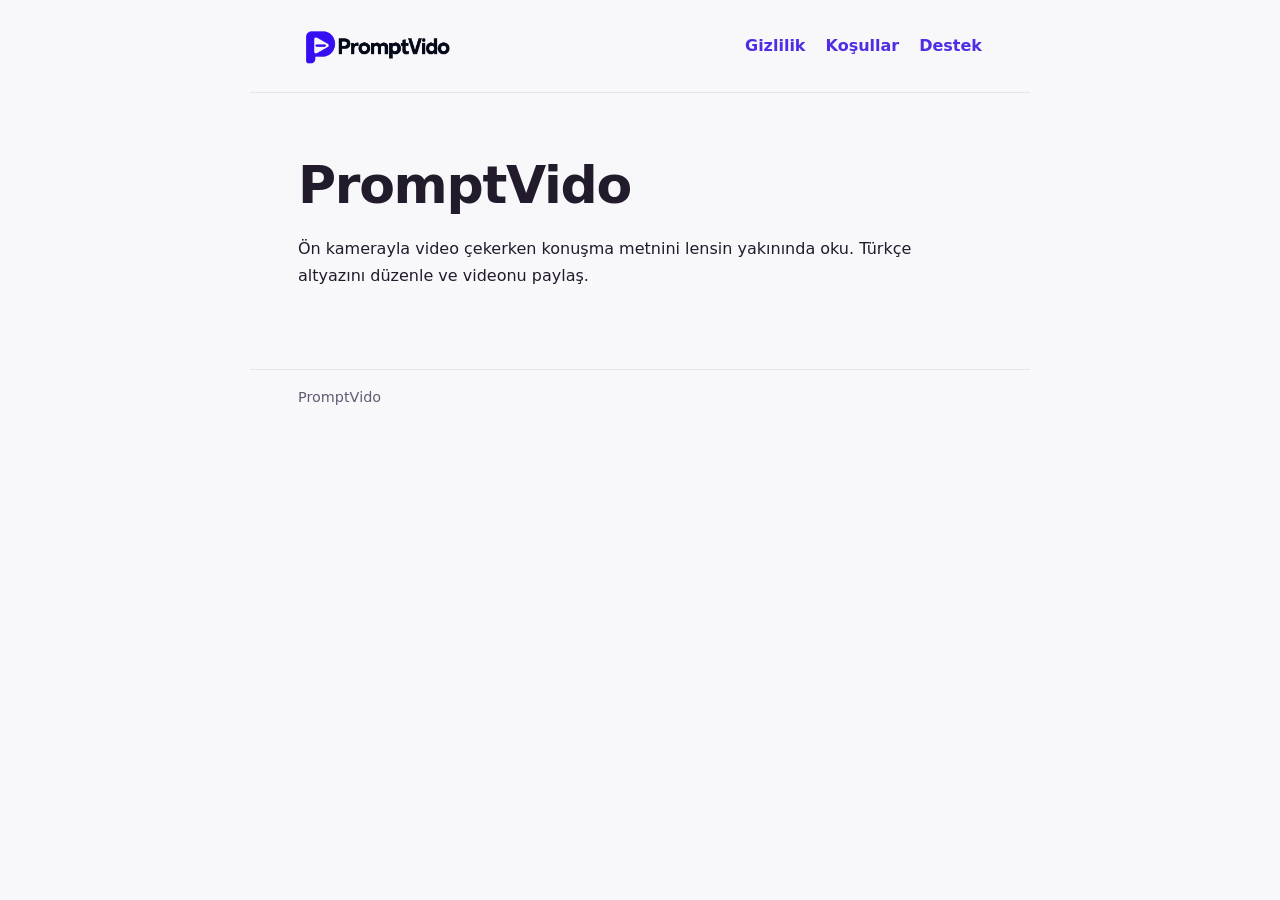
<file: index.html>
<!doctype html>
<html lang="tr">
<head>
<meta charset="utf-8">
<meta name="viewport" content="width=device-width, initial-scale=1">
<title>PromptVido · PromptVido</title>
<link rel="stylesheet" href="./site.css">
</head>
<body>
<header>
<a href="./" aria-label="PromptVido ana sayfa"><img src="./logo.png" width="156" height="52" alt="PromptVido"></a>
<nav aria-label="Sayfalar"><a href="./privacy/">Gizlilik</a><a href="./terms/">Koşullar</a><a href="./support/">Destek</a></nav>
</header>
<main><h1>PromptVido</h1>
<p>Ön kamerayla video çekerken konuşma metnini lensin yakınında oku. Türkçe altyazını düzenle ve videonu paylaş.</p>
</main>
<footer>PromptVido</footer>
</body>
</html>
</file>
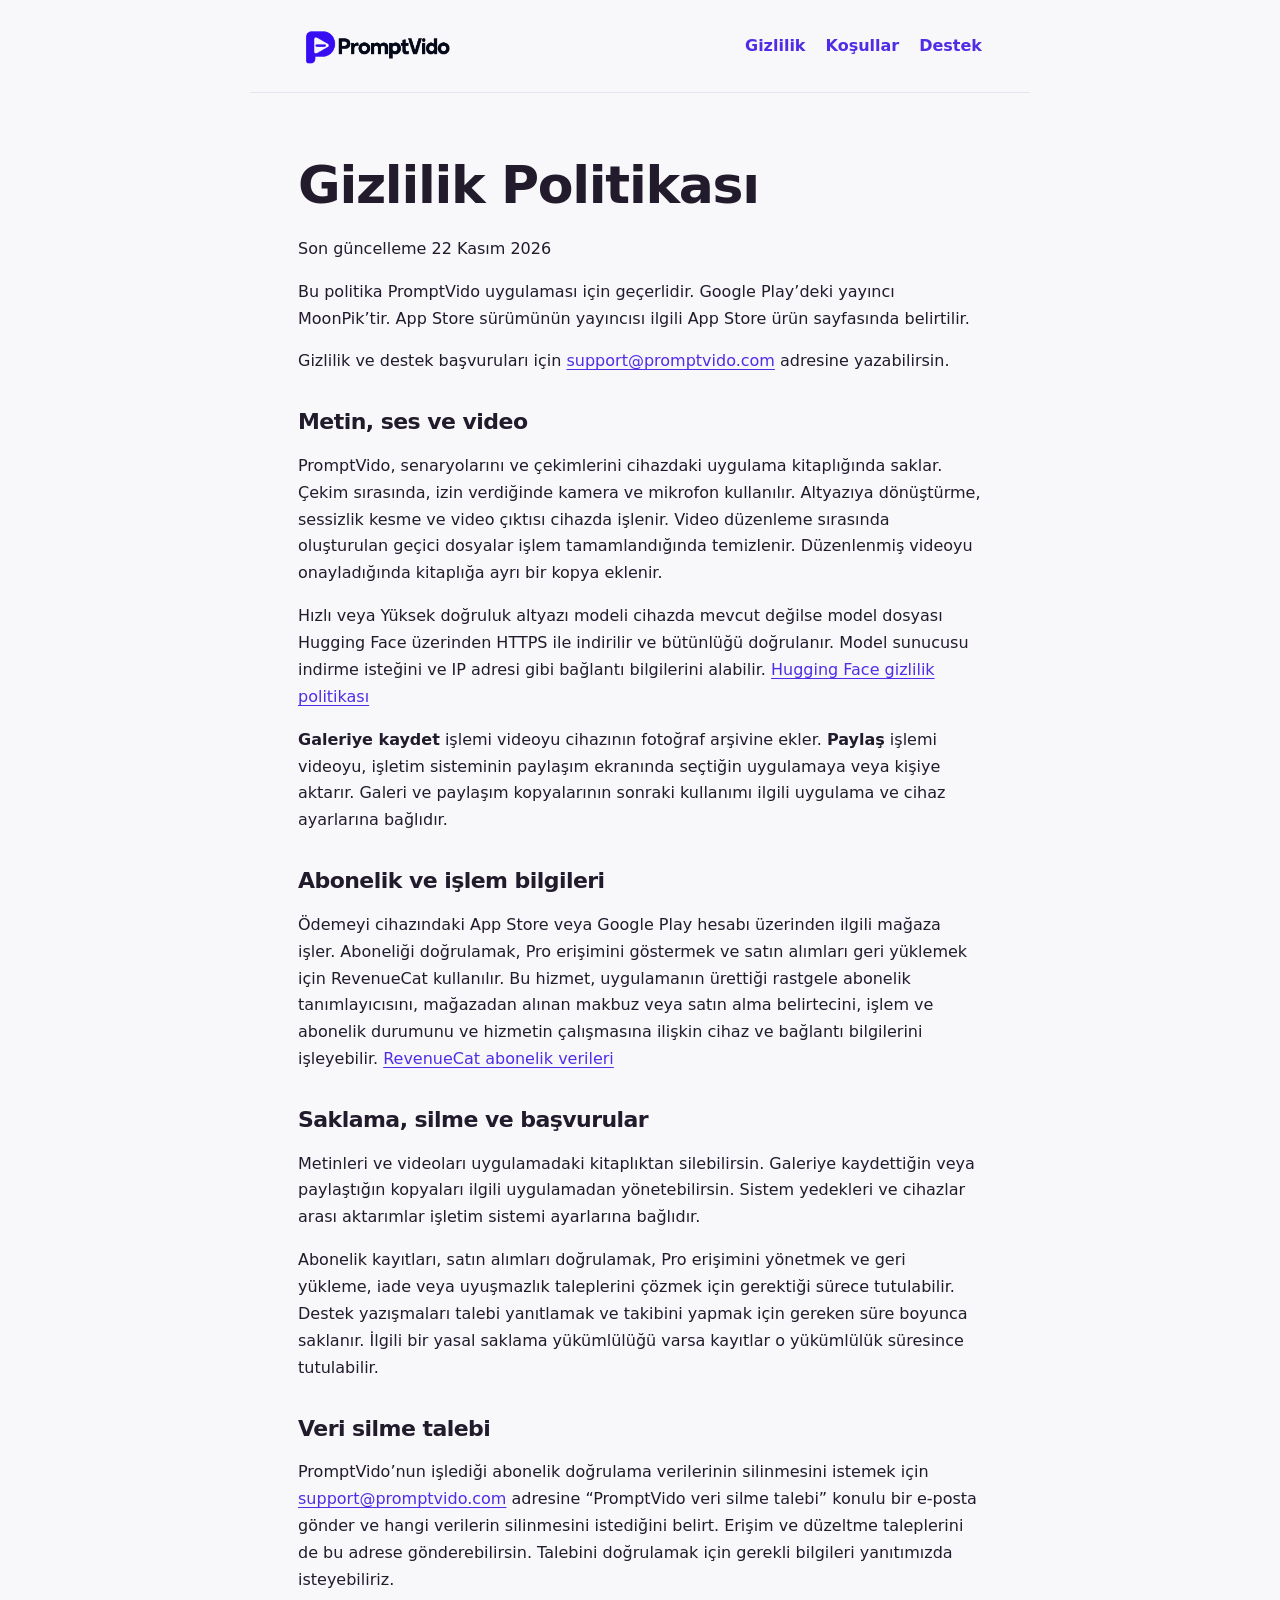
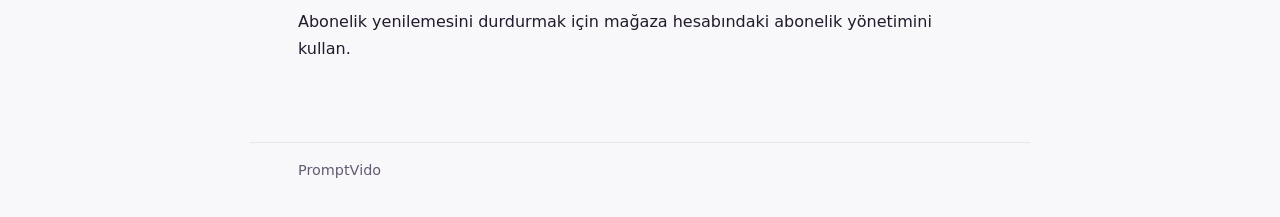
<file: privacy/index.html>
<!doctype html>
<html lang="tr">
<head>
<meta charset="utf-8">
<meta name="viewport" content="width=device-width, initial-scale=1">
<title>Gizlilik Politikası · PromptVido</title>
<link rel="stylesheet" href="../site.css">
</head>
<body>
<header>
<a href="../" aria-label="PromptVido ana sayfa"><img src="../logo.png" width="156" height="52" alt="PromptVido"></a>
<nav aria-label="Sayfalar"><a href="../privacy/" aria-current="page">Gizlilik</a><a href="../terms/">Koşullar</a><a href="../support/">Destek</a></nav>
</header>
<main><h1>Gizlilik Politikası</h1>
<p>Son güncelleme 22 Kasım 2026</p>
<p>Bu politika PromptVido uygulaması için geçerlidir. Google Play’deki yayıncı MoonPik’tir. App Store sürümünün yayıncısı ilgili App Store ürün sayfasında belirtilir.</p>
<p>Gizlilik ve destek başvuruları için <a href="mailto:support@promptvido.com">support@promptvido.com</a> adresine yazabilirsin.</p>
<h2>Metin, ses ve video</h2>
<p>PromptVido, senaryolarını ve çekimlerini cihazdaki uygulama kitaplığında saklar. Çekim sırasında, izin verdiğinde kamera ve mikrofon kullanılır. Altyazıya dönüştürme, sessizlik kesme ve video çıktısı cihazda işlenir. Video düzenleme sırasında oluşturulan geçici dosyalar işlem tamamlandığında temizlenir. Düzenlenmiş videoyu onayladığında kitaplığa ayrı bir kopya eklenir.</p>
<p>Hızlı veya Yüksek doğruluk altyazı modeli cihazda mevcut değilse model dosyası Hugging Face üzerinden HTTPS ile indirilir ve bütünlüğü doğrulanır. Model sunucusu indirme isteğini ve IP adresi gibi bağlantı bilgilerini alabilir. <a href="https://huggingface.co/privacy">Hugging Face gizlilik politikası</a></p>
<p><strong>Galeriye kaydet</strong> işlemi videoyu cihazının fotoğraf arşivine ekler. <strong>Paylaş</strong> işlemi videoyu, işletim sisteminin paylaşım ekranında seçtiğin uygulamaya veya kişiye aktarır. Galeri ve paylaşım kopyalarının sonraki kullanımı ilgili uygulama ve cihaz ayarlarına bağlıdır.</p>
<h2>Abonelik ve işlem bilgileri</h2>
<p>Ödemeyi cihazındaki App Store veya Google Play hesabı üzerinden ilgili mağaza işler. Aboneliği doğrulamak, Pro erişimini göstermek ve satın alımları geri yüklemek için RevenueCat kullanılır. Bu hizmet, uygulamanın ürettiği rastgele abonelik tanımlayıcısını, mağazadan alınan makbuz veya satın alma belirtecini, işlem ve abonelik durumunu ve hizmetin çalışmasına ilişkin cihaz ve bağlantı bilgilerini işleyebilir. <a href="https://www.revenuecat.com/privacy">RevenueCat abonelik verileri</a></p>
<h2>Saklama, silme ve başvurular</h2>
<p>Metinleri ve videoları uygulamadaki kitaplıktan silebilirsin. Galeriye kaydettiğin veya paylaştığın kopyaları ilgili uygulamadan yönetebilirsin. Sistem yedekleri ve cihazlar arası aktarımlar işletim sistemi ayarlarına bağlıdır.</p>
<p>Abonelik kayıtları, satın alımları doğrulamak, Pro erişimini yönetmek ve geri yükleme, iade veya uyuşmazlık taleplerini çözmek için gerektiği sürece tutulabilir. Destek yazışmaları talebi yanıtlamak ve takibini yapmak için gereken süre boyunca saklanır. İlgili bir yasal saklama yükümlülüğü varsa kayıtlar o yükümlülük süresince tutulabilir.</p>
<h2 id="veri-silme">Veri silme talebi</h2>
<p>PromptVido’nun işlediği abonelik doğrulama verilerinin silinmesini istemek için <a href="mailto:support@promptvido.com?subject=PromptVido%20veri%20silme%20talebi">support@promptvido.com</a> adresine “PromptVido veri silme talebi” konulu bir e-posta gönder ve hangi verilerin silinmesini istediğini belirt. Erişim ve düzeltme taleplerini de bu adrese gönderebilirsin. Talebini doğrulamak için gerekli bilgileri yanıtımızda isteyebiliriz.</p>
<p>Abonelik yenilemesini durdurmak için mağaza hesabındaki abonelik yönetimini kullan.</p>
</main>
<footer>PromptVido</footer>
</body>
</html>
</file>
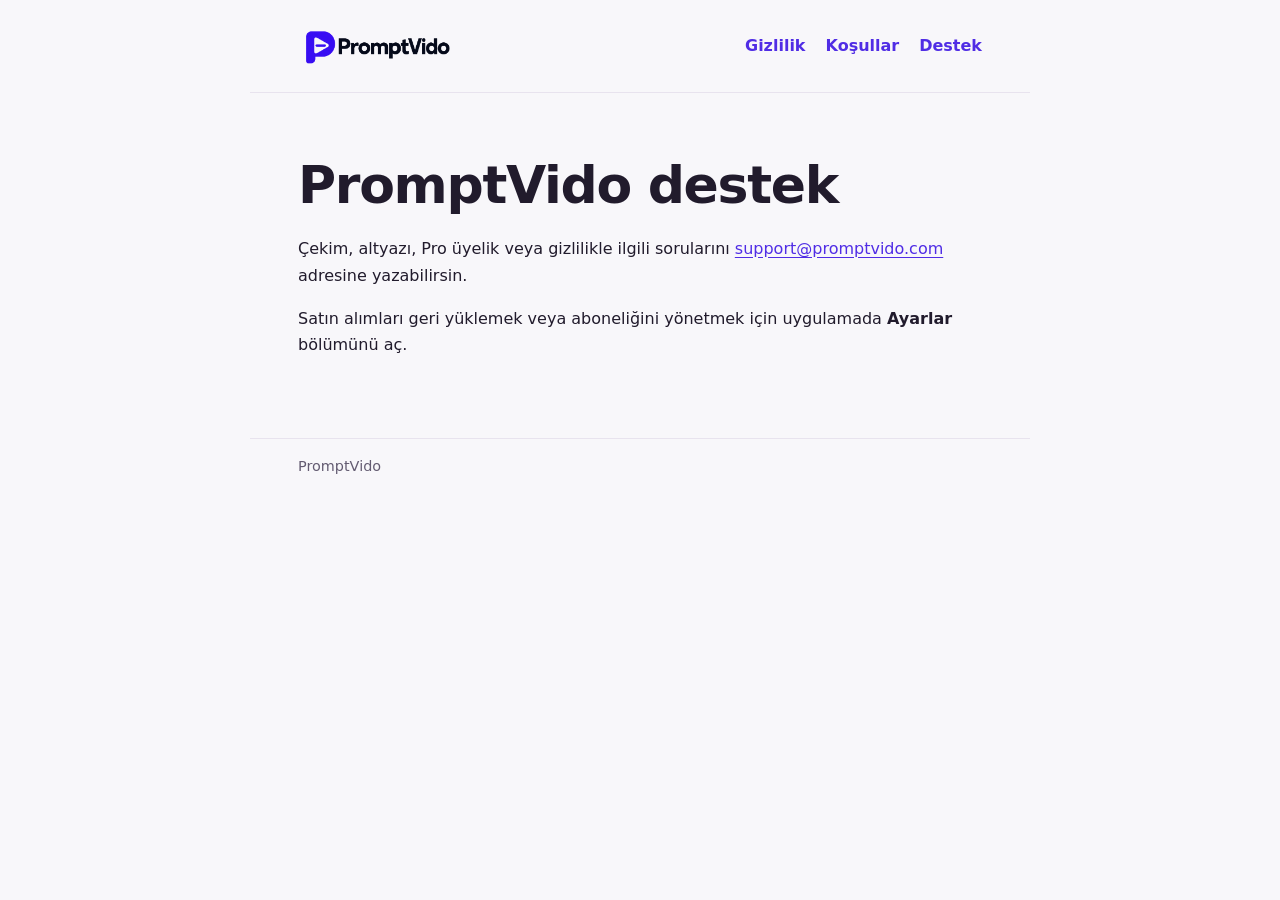
<file: support/index.html>
<!doctype html>
<html lang="tr">
<head>
<meta charset="utf-8">
<meta name="viewport" content="width=device-width, initial-scale=1">
<title>PromptVido destek · PromptVido</title>
<link rel="stylesheet" href="../site.css">
</head>
<body>
<header>
<a href="../" aria-label="PromptVido ana sayfa"><img src="../logo.png" width="156" height="52" alt="PromptVido"></a>
<nav aria-label="Sayfalar"><a href="../privacy/">Gizlilik</a><a href="../terms/">Koşullar</a><a href="../support/" aria-current="page">Destek</a></nav>
</header>
<main><h1>PromptVido destek</h1>
<p>Çekim, altyazı, Pro üyelik veya gizlilikle ilgili sorularını <a href="mailto:support@promptvido.com">support@promptvido.com</a> adresine yazabilirsin.</p><p>Satın alımları geri yüklemek veya aboneliğini yönetmek için uygulamada <strong>Ayarlar</strong> bölümünü aç.</p>
</main>
<footer>PromptVido</footer>
</body>
</html>
</file>
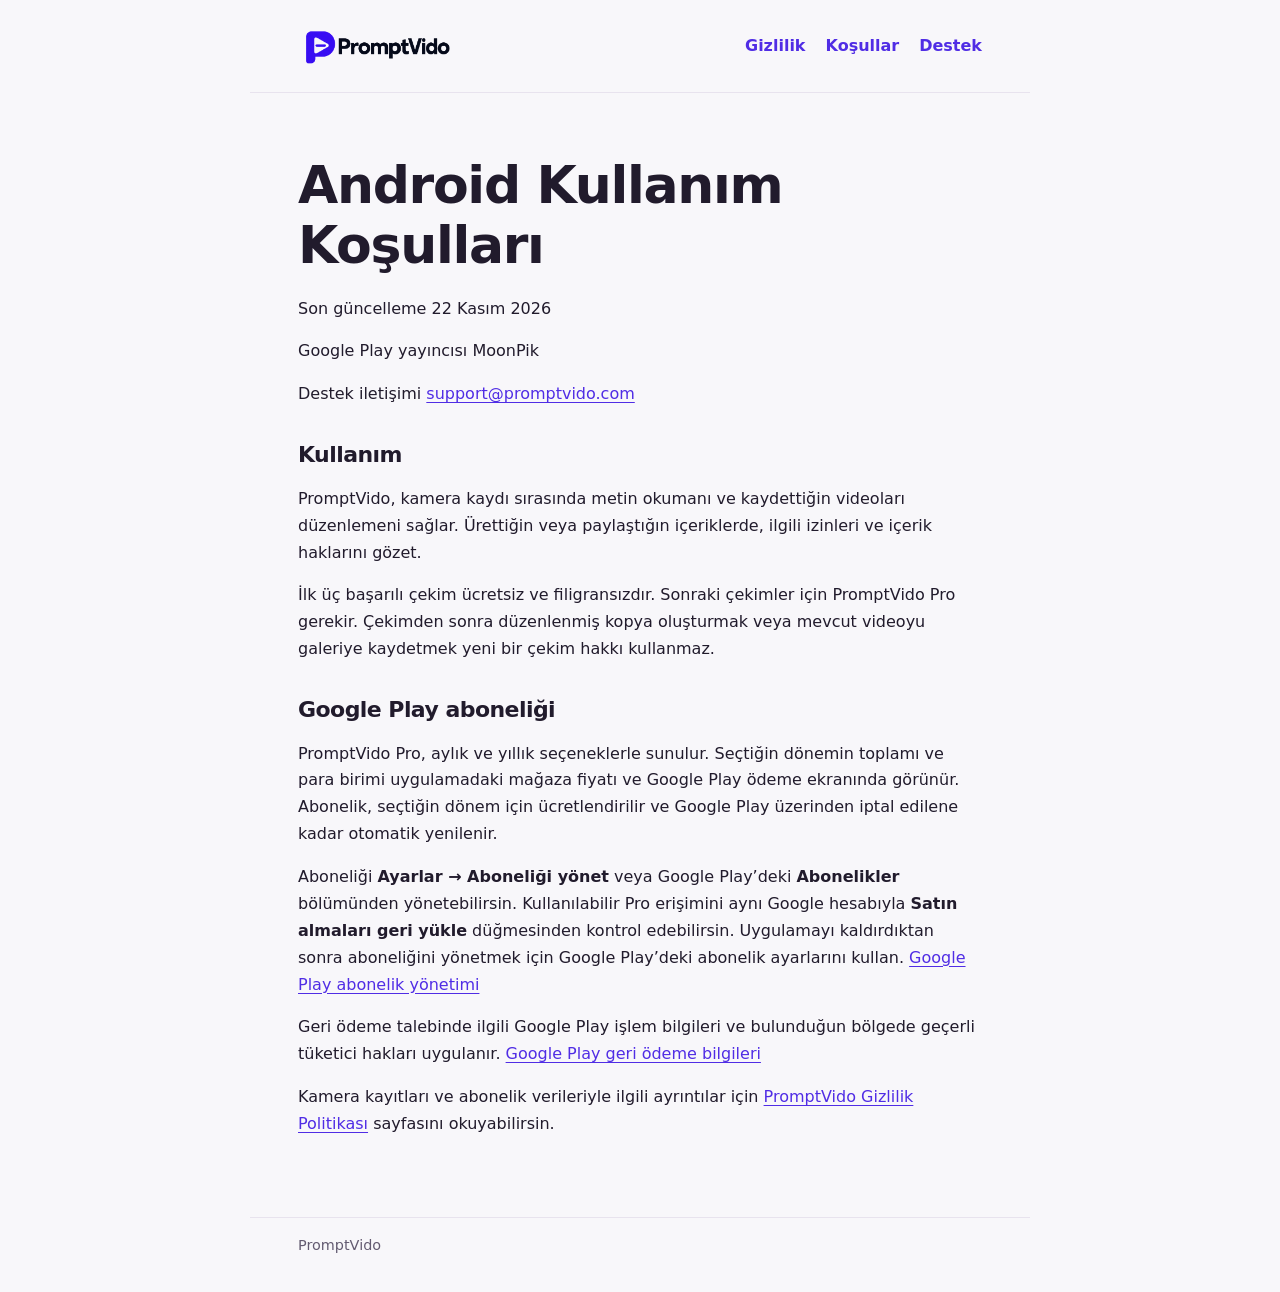
<file: terms/index.html>
<!doctype html>
<html lang="tr">
<head>
<meta charset="utf-8">
<meta name="viewport" content="width=device-width, initial-scale=1">
<title>Android Kullanım Koşulları · PromptVido</title>
<link rel="stylesheet" href="../site.css">
</head>
<body>
<header>
<a href="../" aria-label="PromptVido ana sayfa"><img src="../logo.png" width="156" height="52" alt="PromptVido"></a>
<nav aria-label="Sayfalar"><a href="../privacy/">Gizlilik</a><a href="../terms/" aria-current="page">Koşullar</a><a href="../support/">Destek</a></nav>
</header>
<main><h1>Android Kullanım Koşulları</h1>
<p>Son güncelleme 22 Kasım 2026</p>
<p>Google Play yayıncısı MoonPik</p>
<p>Destek iletişimi <a href="mailto:support@promptvido.com">support@promptvido.com</a></p>
<h2>Kullanım</h2>
<p>PromptVido, kamera kaydı sırasında metin okumanı ve kaydettiğin videoları düzenlemeni sağlar. Ürettiğin veya paylaştığın içeriklerde, ilgili izinleri ve içerik haklarını gözet.</p>
<p>İlk üç başarılı çekim ücretsiz ve filigransızdır. Sonraki çekimler için PromptVido Pro gerekir. Çekimden sonra düzenlenmiş kopya oluşturmak veya mevcut videoyu galeriye kaydetmek yeni bir çekim hakkı kullanmaz.</p>
<h2>Google Play aboneliği</h2>
<p>PromptVido Pro, aylık ve yıllık seçeneklerle sunulur. Seçtiğin dönemin toplamı ve para birimi uygulamadaki mağaza fiyatı ve Google Play ödeme ekranında görünür. Abonelik, seçtiğin dönem için ücretlendirilir ve Google Play üzerinden iptal edilene kadar otomatik yenilenir.</p>
<p>Aboneliği <strong>Ayarlar → Aboneliği yönet</strong> veya Google Play’deki <strong>Abonelikler</strong> bölümünden yönetebilirsin. Kullanılabilir Pro erişimini aynı Google hesabıyla <strong>Satın almaları geri yükle</strong> düğmesinden kontrol edebilirsin. Uygulamayı kaldırdıktan sonra aboneliğini yönetmek için Google Play’deki abonelik ayarlarını kullan. <a href="https://support.google.com/googleplay/answer/7018481?hl=tr">Google Play abonelik yönetimi</a></p>
<p>Geri ödeme talebinde ilgili Google Play işlem bilgileri ve bulunduğun bölgede geçerli tüketici hakları uygulanır. <a href="https://support.google.com/googleplay/answer/2479637?hl=tr">Google Play geri ödeme bilgileri</a></p>
<p>Kamera kayıtları ve abonelik verileriyle ilgili ayrıntılar için <a href="https://www.promptvido.com/privacy/">PromptVido Gizlilik Politikası</a> sayfasını okuyabilirsin.</p>
</main>
<footer>PromptVido</footer>
</body>
</html>
</file>
<file: site.css>
:root{color-scheme:light;--ink:#211b2c;--muted:#635b71;--accent:#502de5;--line:#e8e3ee}
*{box-sizing:border-box}
body{margin:0;background:#f8f7fa;color:var(--ink);font-family:system-ui,sans-serif;line-height:1.68}
header,main,footer{max-width:780px;margin-inline:auto;padding-inline:clamp(20px,5vw,48px)}
header{padding-block:20px;display:flex;flex-wrap:wrap;align-items:center;justify-content:space-between;gap:12px;border-bottom:1px solid var(--line)}
header img{display:block;width:156px;height:52px;object-fit:contain}
nav{display:flex;flex-wrap:wrap;gap:10px 20px}
nav a{text-decoration:none;font-weight:600}
main{padding-block:clamp(30px,6vw,63px)}
h1,h2{line-height:1.15;letter-spacing:-.025em}
h1{font-size:clamp(32px,6vw,52px);margin:0 0 20px}
h2{font-size:22px;margin-top:34px}
p{max-width:68ch}
a{color:var(--accent);text-underline-offset:.18em}
a:focus-visible{outline:2px solid var(--accent);outline-offset:4px}
footer{padding-block:15px 35px;color:var(--muted);font-size:.9rem;border-top:1px solid var(--line)}
</file>
